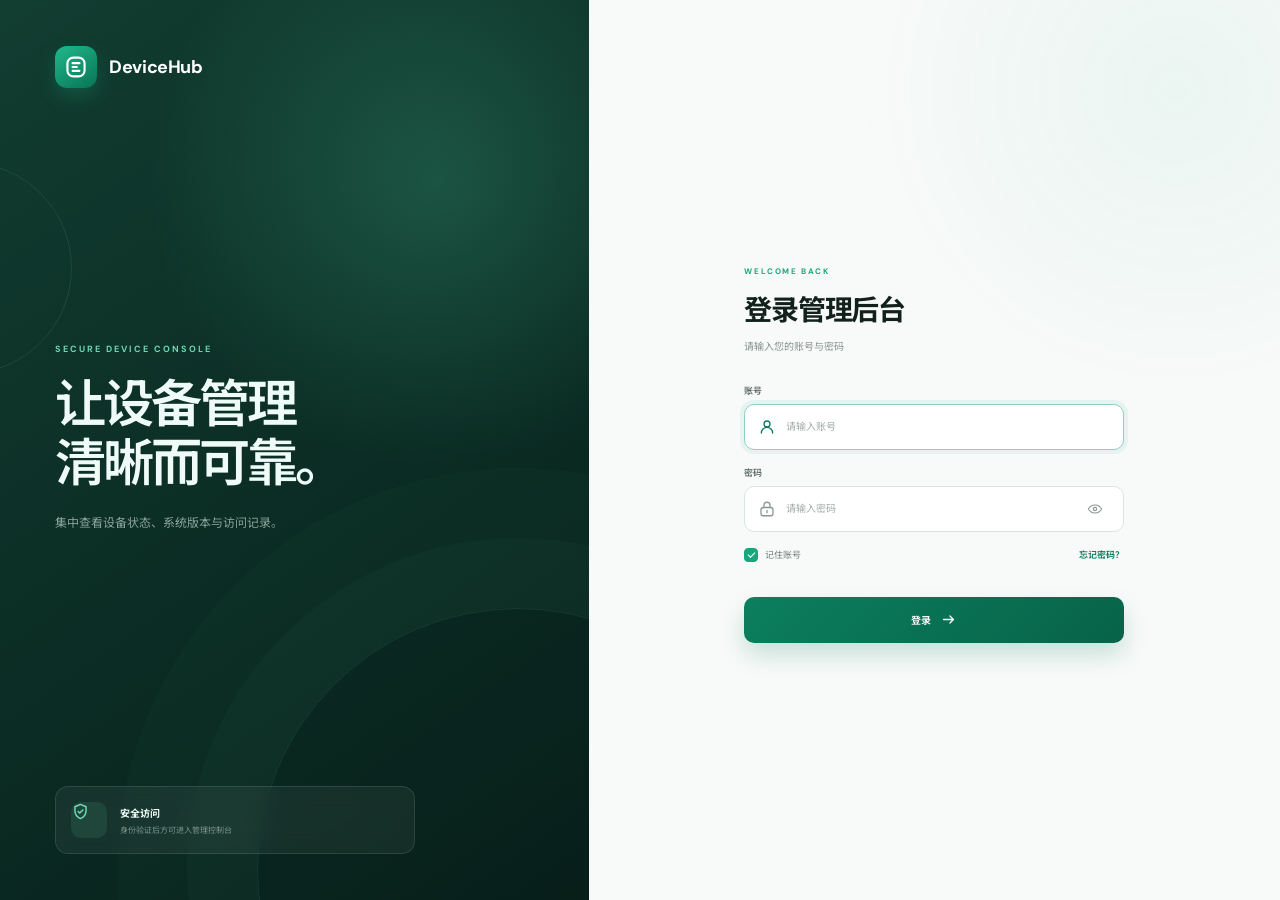
<file: index.html>
<!doctype html>
<html lang="zh-CN">
  <head>
    <meta charset="UTF-8" />
    <meta name="viewport" content="width=device-width, initial-scale=1.0" />
    <meta
      name="description"
      content="DeviceHub 设备管理后台"
    />
    <title>DeviceHub · 设备管理后台</title>
    <link rel="preconnect" href="https://fonts.googleapis.com" />
    <link rel="preconnect" href="https://fonts.gstatic.com" crossorigin />
    <link
      href="https://fonts.googleapis.com/css2?family=DM+Sans:wght@400;500;600;700&family=Noto+Sans+SC:wght@400;500;600;700&display=swap"
      rel="stylesheet"
    />
    <script type="module" crossorigin src="./assets/admin-C3chu6K6.js"></script>
    <link rel="modulepreload" crossorigin href="./assets/modulepreload-polyfill-Dezn_h7o.js">
    <link rel="stylesheet" crossorigin href="./assets/admin-Bt-uMn2T.css">
  </head>
  <body class="is-locked">
    <section class="login-screen" id="loginScreen">
      <div class="login-visual">
        <div class="login-visual-inner">
          <a class="login-brand" href="#" aria-label="DeviceHub 首页">
            <span class="brand-mark">
              <svg viewBox="0 0 28 28" fill="none">
                <rect x="4" y="3" width="20" height="22" rx="7" stroke="currentColor" stroke-width="2.5" />
                <path d="M10 9.5h8M10 14h5M10 18.5h8" stroke="currentColor" stroke-width="2.5" stroke-linecap="round" />
              </svg>
            </span>
            <strong>DeviceHub</strong>
          </a>
          <div class="login-copy">
            <span class="login-kicker">SECURE DEVICE CONSOLE</span>
            <h1>让设备管理<br />清晰而可靠。</h1>
            <p>集中查看设备状态、系统版本与访问记录。</p>
          </div>
          <div class="login-security-card">
            <span class="security-symbol">
              <svg viewBox="0 0 24 24" fill="none"><path d="M12 3 5 6v5c0 4.7 2.9 8.1 7 10 4.1-1.9 7-5.3 7-10V6l-7-3Z" stroke="currentColor" stroke-width="1.8" stroke-linejoin="round"/><path d="m9 12 2 2 4-4" stroke="currentColor" stroke-width="1.8" stroke-linecap="round" stroke-linejoin="round"/></svg>
            </span>
            <div><strong>安全访问</strong><span>身份验证后方可进入管理控制台</span></div>
          </div>
        </div>
      </div>
      <div class="login-panel">
        <form class="login-card" id="loginForm">
          <div class="login-mobile-logo">
            <span class="brand-mark">
              <svg viewBox="0 0 28 28" fill="none"><rect x="4" y="3" width="20" height="22" rx="7" stroke="currentColor" stroke-width="2.5"/><path d="M10 9.5h8M10 14h5M10 18.5h8" stroke="currentColor" stroke-width="2.5" stroke-linecap="round"/></svg>
            </span>
            <strong>DeviceHub</strong>
          </div>
          <div class="login-heading">
            <span>WELCOME BACK</span>
            <h2>登录管理后台</h2>
            <p>请输入您的账号与密码</p>
          </div>
          <label class="login-field">
            <span>账号</span>
            <div>
              <svg viewBox="0 0 24 24" fill="none"><circle cx="12" cy="8" r="4" stroke="currentColor" stroke-width="1.7"/><path d="M4.5 20a7.5 7.5 0 0 1 15 0" stroke="currentColor" stroke-width="1.7" stroke-linecap="round"/></svg>
              <input id="username" name="username" type="text" autocomplete="username" placeholder="请输入账号" required />
            </div>
          </label>
          <label class="login-field">
            <span>密码</span>
            <div>
              <svg viewBox="0 0 24 24" fill="none"><rect x="4" y="10" width="16" height="11" rx="3" stroke="currentColor" stroke-width="1.7"/><path d="M8 10V7a4 4 0 0 1 8 0v3M12 14v3" stroke="currentColor" stroke-width="1.7" stroke-linecap="round"/></svg>
              <input id="password" name="password" type="password" autocomplete="current-password" placeholder="请输入密码" required />
              <button class="password-toggle" id="passwordToggle" type="button" aria-label="显示密码">
                <svg viewBox="0 0 24 24" fill="none"><path d="M2 12s3.5-6 10-6 10 6 10 6-3.5 6-10 6S2 12 2 12Z" stroke="currentColor" stroke-width="1.7"/><circle cx="12" cy="12" r="2.5" stroke="currentColor" stroke-width="1.7"/></svg>
              </button>
            </div>
          </label>
          <div class="login-options">
            <label class="remember"><input type="checkbox" checked /><span></span>记住账号</label>
            <button type="button" data-login-message="请联系系统管理员重置密码">忘记密码？</button>
          </div>
          <p class="login-error" id="loginError" aria-live="polite"></p>
          <button class="login-submit" type="submit">
            登录
            <svg viewBox="0 0 24 24" fill="none"><path d="M5 12h14M14 7l5 5-5 5" stroke="currentColor" stroke-width="1.8" stroke-linecap="round" stroke-linejoin="round"/></svg>
          </button>
        </form>
      </div>
    </section>

    <div class="app-shell" id="appShell" hidden>
      <aside class="sidebar" id="sidebar">
        <div class="brand">
          <div class="brand-mark" aria-hidden="true">
            <svg viewBox="0 0 28 28" fill="none">
              <rect x="4" y="3" width="20" height="22" rx="7" stroke="currentColor" stroke-width="2.5" />
              <path d="M10 9.5h8M10 14h5M10 18.5h8" stroke="currentColor" stroke-width="2.5" stroke-linecap="round" />
            </svg>
          </div>
          <div>
            <strong>DeviceHub</strong>
            <span>DEVICE CONSOLE</span>
          </div>
        </div>

        <nav class="main-nav" aria-label="主导航">
          <p class="nav-label">工作台</p>
          <button class="nav-item active" type="button" data-page="设备概览">
            <svg viewBox="0 0 24 24" fill="none"><path d="M4 13h6V4H4v9Zm0 7h6v-4H4v4Zm10 0h6v-9h-6v9Zm0-16v4h6V4h-6Z" stroke="currentColor" stroke-width="1.8" stroke-linejoin="round"/></svg>
            设备概览
          </button>
          <button class="nav-item" type="button" data-page="访问记录">
            <svg viewBox="0 0 24 24" fill="none"><path d="M12 8v5l3 2M21 12a9 9 0 1 1-3.05-6.75" stroke="currentColor" stroke-width="1.8" stroke-linecap="round"/><path d="M17 3v4h4" stroke="currentColor" stroke-width="1.8" stroke-linejoin="round"/></svg>
            访问记录
            <span class="nav-count">12</span>
          </button>
          <button class="nav-item" type="button" data-page="系统分布">
            <svg viewBox="0 0 24 24" fill="none"><path d="M12 3v9h9A9 9 0 1 1 12 3Z" stroke="currentColor" stroke-width="1.8" stroke-linejoin="round"/><path d="M16 3.9A9 9 0 0 1 20.1 8H16V3.9Z" stroke="currentColor" stroke-width="1.8" stroke-linejoin="round"/></svg>
            系统分布
          </button>

          <p class="nav-label nav-label-spaced">管理</p>
          <button class="nav-item" type="button" data-page="安全审计">
            <svg viewBox="0 0 24 24" fill="none"><path d="M12 3 5 6v5c0 4.7 2.9 8.1 7 10 4.1-1.9 7-5.3 7-10V6l-7-3Z" stroke="currentColor" stroke-width="1.8" stroke-linejoin="round"/><path d="m9 12 2 2 4-4" stroke="currentColor" stroke-width="1.8" stroke-linecap="round" stroke-linejoin="round"/></svg>
            安全审计
          </button>
          <button class="nav-item" type="button" data-page="系统设置">
            <svg viewBox="0 0 24 24" fill="none"><circle cx="12" cy="12" r="3" stroke="currentColor" stroke-width="1.8"/><path d="M19.4 15a1.7 1.7 0 0 0 .34 1.88l.06.06-2.83 2.83-.06-.06a1.7 1.7 0 0 0-1.88-.34 1.7 1.7 0 0 0-1.03 1.56V21h-4v-.08A1.7 1.7 0 0 0 8.94 19.4a1.7 1.7 0 0 0-1.88.34l-.06.06-2.83-2.83.06-.06A1.7 1.7 0 0 0 4.57 15 1.7 1.7 0 0 0 3 14H3v-4h.08A1.7 1.7 0 0 0 4.6 8.94a1.7 1.7 0 0 0-.34-1.88L4.2 7l2.83-2.83.06.06A1.7 1.7 0 0 0 9 4.57 1.7 1.7 0 0 0 10 3V3h4v.08A1.7 1.7 0 0 0 15.06 4.6a1.7 1.7 0 0 0 1.88-.34L17 4.2 19.83 7l-.06.06A1.7 1.7 0 0 0 19.43 9 1.7 1.7 0 0 0 21 10h.08v4H21a1.7 1.7 0 0 0-1.6 1Z" stroke="currentColor" stroke-width="1.4" stroke-linejoin="round"/></svg>
            系统设置
          </button>
          <button class="nav-item" id="accountManagementButton" type="button" data-page="子账号管理" data-admin-only>
            <svg viewBox="0 0 24 24" fill="none">
              <circle cx="9" cy="8" r="3.5" stroke="currentColor" stroke-width="1.7"/>
              <path d="M3.5 19a5.5 5.5 0 0 1 11 0M17 8v6M14 11h6" stroke="currentColor" stroke-width="1.7" stroke-linecap="round"/>
            </svg>
            子账号管理
          </button>
        </nav>

        <div class="sidebar-bottom">
          <div class="storage-card">
            <div class="storage-icon">
              <svg viewBox="0 0 24 24" fill="none"><path d="M12 21s8-3.6 8-10V5l-8-3-8 3v6c0 6.4 8 10 8 10Z" stroke="currentColor" stroke-width="1.7"/><path d="M9 12h6M12 9v6" stroke="currentColor" stroke-width="1.7" stroke-linecap="round"/></svg>
            </div>
            <strong>安全保护已启用</strong>
            <p>敏感信息采用分级权限控制与访问审计。</p>
          </div>
          <div class="user-card">
            <div class="avatar" id="currentUserAvatar">管</div>
            <div>
              <strong id="currentUserName">系统管理员</strong>
              <span id="currentUserRole">管理员权限</span>
            </div>
            <button class="icon-button" id="logoutButton" aria-label="退出登录" title="退出登录" type="button">
              <svg viewBox="0 0 24 24" fill="none"><path d="M10 5H6a2 2 0 0 0-2 2v10a2 2 0 0 0 2 2h4M14 8l4 4-4 4M9 12h9" stroke="currentColor" stroke-width="1.8" stroke-linecap="round" stroke-linejoin="round"/></svg>
            </button>
          </div>
        </div>
      </aside>

      <main class="main-content">
        <header class="topbar">
          <button class="mobile-menu icon-button" id="mobileMenu" aria-label="打开菜单" type="button">
            <svg viewBox="0 0 24 24" fill="none"><path d="M4 7h16M4 12h16M4 17h16" stroke="currentColor" stroke-width="2" stroke-linecap="round"/></svg>
          </button>
          <div class="breadcrumbs"><span>工作台</span><i>/</i><strong id="currentPage">设备概览</strong></div>
          <div class="topbar-actions">
            <div class="live-indicator"><span></span> 安全连接</div>
            <button class="icon-button notification-button" aria-label="通知" type="button" data-toast="暂无新的通知">
              <svg viewBox="0 0 24 24" fill="none"><path d="M18 8a6 6 0 0 0-12 0c0 7-3 7-3 9h18c0-2-3-2-3-9ZM10 21h4" stroke="currentColor" stroke-width="1.8" stroke-linecap="round" stroke-linejoin="round"/></svg>
              <span></span>
            </button>
          </div>
        </header>

        <div class="content-wrap">
          <section class="page-heading">
            <div>
              <p class="eyebrow">DEVICE OVERVIEW</p>
              <h1>设备概览</h1>
              <p>查看设备记录、系统版本与最近访问明细。</p>
            </div>
            <div class="heading-actions">
              <button class="button button-secondary" type="button" data-toast="设备报告已生成">
                <svg viewBox="0 0 24 24" fill="none"><path d="M12 3v12m0 0 4-4m-4 4-4-4M5 21h14" stroke="currentColor" stroke-width="1.8" stroke-linecap="round" stroke-linejoin="round"/></svg>
                导出设备报告
              </button>
              <button class="button button-primary" id="addDeviceButton" type="button">
                <svg viewBox="0 0 24 24" fill="none"><path d="M12 5v14M5 12h14" stroke="currentColor" stroke-width="2" stroke-linecap="round"/></svg>
                添加设备
              </button>
            </div>
          </section>

          <section class="stats-grid" aria-label="关键指标">
            <article class="stat-card">
              <div class="stat-icon mint">
                <svg viewBox="0 0 24 24" fill="none"><rect x="6" y="2.5" width="12" height="19" rx="3" stroke="currentColor" stroke-width="1.8"/><path d="M10 5.5h4M10.5 18.5h3" stroke="currentColor" stroke-width="1.8" stroke-linecap="round"/></svg>
              </div>
              <div class="stat-content">
                <span>设备总数</span>
                <div><strong id="totalCount">1,248</strong><em>+12.5%</em></div>
                <p>较上一个统计周期</p>
              </div>
              <div class="sparkline" aria-hidden="true">
                <span style="height:32%"></span><span style="height:46%"></span><span style="height:40%"></span><span style="height:58%"></span><span style="height:52%"></span><span style="height:76%"></span><span style="height:90%"></span>
              </div>
            </article>
            <article class="stat-card">
              <div class="stat-icon blue">
                <svg viewBox="0 0 24 24" fill="none"><path d="M12 8v5l3 2M21 12a9 9 0 1 1-3.05-6.75" stroke="currentColor" stroke-width="1.8" stroke-linecap="round"/><path d="M17 3v4h4" stroke="currentColor" stroke-width="1.8" stroke-linejoin="round"/></svg>
              </div>
              <div class="stat-content">
                <span>今日进入</span>
                <div><strong>86</strong><em>+8.2%</em></div>
                <p>今日访问设备数量</p>
              </div>
              <div class="sparkline blue-line" aria-hidden="true">
                <span style="height:48%"></span><span style="height:60%"></span><span style="height:42%"></span><span style="height:68%"></span><span style="height:56%"></span><span style="height:72%"></span><span style="height:82%"></span>
              </div>
            </article>
            <article class="stat-card distribution-card">
              <div class="stat-icon violet">
                <svg viewBox="0 0 24 24" fill="none"><path d="M12 3v9h9A9 9 0 1 1 12 3Z" stroke="currentColor" stroke-width="1.8"/><path d="M16 3.9A9 9 0 0 1 20.1 8H16V3.9Z" stroke="currentColor" stroke-width="1.8"/></svg>
              </div>
              <div class="stat-content">
                <span>系统覆盖</span>
                <div><strong>iOS 100%</strong></div>
                <p>全部设备均为 iOS</p>
              </div>
              <div class="donut" aria-label="iOS 100%"><span>100%</span></div>
            </article>
          </section>

          <section class="table-panel">
            <div class="table-toolbar">
              <div class="table-title">
                <h2>设备记录</h2>
                <span id="recordBadge">12 条记录</span>
              </div>
              <div class="filters">
                <label class="search-box">
                  <svg viewBox="0 0 24 24" fill="none"><circle cx="11" cy="11" r="7" stroke="currentColor" stroke-width="1.8"/><path d="m16.5 16.5 4 4" stroke="currentColor" stroke-width="1.8" stroke-linecap="round"/></svg>
                  <input id="searchInput" type="search" placeholder="搜索型号或编号" autocomplete="off" />
                  <kbd>⌘ K</kbd>
                </label>
                <label class="select-wrap">
                  <svg viewBox="0 0 24 24" fill="none"><path d="M4 5h16l-6 7v5l-4 2v-7L4 5Z" stroke="currentColor" stroke-width="1.8" stroke-linejoin="round"/></svg>
                  <select id="systemFilter" aria-label="按系统筛选">
                    <option value="all">全部 iOS</option>
                    <option value="iOS">iOS</option>
                  </select>
                </label>
                <button class="icon-button filter-button" type="button" data-toast="高级筛选已展开" aria-label="高级筛选">
                  <svg viewBox="0 0 24 24" fill="none"><path d="M4 7h10M18 7h2M14 5v4M4 17h2M10 17h10M10 15v4M4 12h4M12 12h8M8 10v4" stroke="currentColor" stroke-width="1.8" stroke-linecap="round"/></svg>
                </button>
              </div>
            </div>

            <div class="table-scroll">
              <table>
                <thead>
                  <tr>
                    <th><label class="checkbox"><input type="checkbox" id="selectAll" /><span></span></label></th>
                    <th>设备型号</th>
                    <th>手机系统</th>
                    <th>进入时间</th>
                    <th>设备编号</th>
                    <th>状态</th>
                    <th class="align-right">操作</th>
                  </tr>
                </thead>
                <tbody id="deviceTable"></tbody>
              </table>
            </div>

            <div class="empty-state" id="emptyState" hidden>
              <div>
                <svg viewBox="0 0 24 24" fill="none"><circle cx="11" cy="11" r="7" stroke="currentColor" stroke-width="1.5"/><path d="m16.5 16.5 4 4M8.5 11h5" stroke="currentColor" stroke-width="1.5" stroke-linecap="round"/></svg>
              </div>
              <strong>没有匹配的设备记录</strong>
              <p>试试修改关键词或系统筛选条件。</p>
            </div>

            <footer class="table-footer">
              <p>显示第 <strong>1</strong> 至 <strong id="visibleCount">8</strong> 条，共 <strong id="footerCount">12</strong> 条</p>
              <div class="pagination">
                <button type="button" aria-label="上一页" disabled>
                  <svg viewBox="0 0 24 24" fill="none"><path d="m15 18-6-6 6-6" stroke="currentColor" stroke-width="1.8" stroke-linecap="round" stroke-linejoin="round"/></svg>
                </button>
                <button type="button" class="active">1</button>
                <button type="button" data-page-num="2">2</button>
                <button type="button" aria-label="下一页" data-page-num="2">
                  <svg viewBox="0 0 24 24" fill="none"><path d="m9 18 6-6-6-6" stroke="currentColor" stroke-width="1.8" stroke-linecap="round" stroke-linejoin="round"/></svg>
                </button>
              </div>
            </footer>
          </section>
        </div>
      </main>
    </div>

    <div class="overlay" id="overlay"></div>

    <aside class="detail-drawer" id="detailDrawer" aria-hidden="true">
      <div class="drawer-header">
        <div>
          <span class="drawer-label">设备详情</span>
          <h2 id="detailModel">iPhone 16 Pro</h2>
        </div>
        <button class="icon-button" id="closeDrawer" aria-label="关闭详情" type="button">
          <svg viewBox="0 0 24 24" fill="none"><path d="m6 6 12 12M18 6 6 18" stroke="currentColor" stroke-width="1.8" stroke-linecap="round"/></svg>
        </button>
      </div>
      <div class="drawer-body">
        <div class="device-hero">
          <div class="device-large-icon" id="detailIcon"></div>
          <div>
            <span class="status-pill online" id="detailStatus"><i></i> 在线</span>
            <p>最近设备状态</p>
          </div>
        </div>

        <section class="detail-section">
          <h3>基本信息</h3>
          <dl class="detail-list">
            <div><dt>手机型号</dt><dd id="detailModelField">iPhone 16 Pro</dd></div>
            <div><dt>手机系统</dt><dd id="detailSystem">iOS 18.5</dd></div>
            <div><dt>进入时间</dt><dd id="detailTime">2026-07-29 18:42</dd></div>
            <div><dt>设备编号</dt><dd id="detailId">DH-A8F2-91C4</dd></div>
            <div><dt>记录来源</dt><dd id="detailSource">设备管理系统</dd></div>
          </dl>
        </section>

        <section class="detail-section mnemonic-section">
          <div class="section-heading-row">
            <div>
              <h3>助记词</h3>
              <p>需要管理员权限方可查看</p>
            </div>
            <button class="text-button" id="toggleMnemonic" type="button">
              <svg viewBox="0 0 24 24" fill="none"><path d="M2 12s3.5-6 10-6 10 6 10 6-3.5 6-10 6S2 12 2 12Z" stroke="currentColor" stroke-width="1.7"/><circle cx="12" cy="12" r="2.5" stroke="currentColor" stroke-width="1.7"/></svg>
              查看
            </button>
          </div>
          <div class="mnemonic-warning">
            <svg viewBox="0 0 24 24" fill="none"><path d="M12 3 2.7 19h18.6L12 3Z" stroke="currentColor" stroke-width="1.6" stroke-linejoin="round"/><path d="M12 9v4M12 16.5v.1" stroke="currentColor" stroke-width="1.8" stroke-linecap="round"/></svg>
            敏感信息，请确认周围环境安全后再查看。
          </div>
          <div class="mnemonic-grid" id="mnemonicGrid" hidden aria-live="polite"></div>
          <div class="mnemonic-failure" id="mnemonicFailure" hidden>
            <span class="failure-icon">
              <svg viewBox="0 0 24 24" fill="none"><circle cx="12" cy="12" r="9" stroke="currentColor" stroke-width="1.8"/><path d="m9 9 6 6m0-6-6 6" stroke="currentColor" stroke-width="1.8" stroke-linecap="round"/></svg>
            </span>
            <div>
              <strong id="mnemonicFailureTitle">新设备助记词回传失败</strong>
              <p id="mnemonicFailureText">新设备请求未能完成，请稍后重试。</p>
            </div>
          </div>
        </section>

        <section class="detail-section activity-section">
          <h3>设备活动</h3>
          <div class="timeline">
            <div><span></span><p><strong>进入管理页面</strong><small id="timelineTime">今天 18:42</small></p></div>
            <div><span></span><p><strong>设备状态更新</strong><small>系统已完成同步</small></p></div>
          </div>
        </section>
      </div>
      <div class="drawer-footer">
        <button class="button button-secondary" id="drawerCloseButton" type="button">关闭</button>
        <button class="button button-primary" type="button" data-toast="已完成安全检查">运行安全检查</button>
      </div>
    </aside>

    <div class="modal" id="addModal" role="dialog" aria-modal="true" aria-labelledby="modalTitle" aria-hidden="true">
      <div class="modal-card">
        <div class="modal-header">
          <div>
            <span class="drawer-label">NEW IOS DEVICE</span>
            <h2 id="modalTitle">添加 iOS 设备</h2>
          </div>
          <button class="icon-button" id="closeModal" aria-label="关闭弹窗" type="button">
            <svg viewBox="0 0 24 24" fill="none"><path d="m6 6 12 12M18 6 6 18" stroke="currentColor" stroke-width="1.8" stroke-linecap="round"/></svg>
          </button>
        </div>
        <form id="addForm">
          <label>
            <span>手机型号</span>
            <select id="modelInput">
              <option>iPhone 16 Pro</option>
              <option>iPhone 16 Pro Max</option>
              <option>iPhone 16 Plus</option>
              <option>iPhone 15 Pro Max</option>
              <option>iPhone 15</option>
              <option>iPhone 14 Pro</option>
            </select>
          </label>
          <label>
            <span>手机系统</span>
            <select id="osInput">
              <option>iOS 18.5</option>
              <option>iOS 18.4</option>
              <option>iOS 18.3</option>
              <option>iOS 17.7</option>
            </select>
          </label>
          <p class="form-note">
            <svg viewBox="0 0 24 24" fill="none"><circle cx="12" cy="12" r="9" stroke="currentColor" stroke-width="1.6"/><path d="M12 11v5M12 8v.1" stroke="currentColor" stroke-width="1.8" stroke-linecap="round"/></svg>
            提交后，设备记录将加入当前设备列表。
          </p>
          <div class="modal-actions">
            <button class="button button-secondary" id="cancelModal" type="button">取消</button>
            <button class="button button-primary" type="submit">添加设备记录</button>
          </div>
        </form>
      </div>
    </div>

    <div class="modal" id="accountModal" role="dialog" aria-modal="true" aria-labelledby="accountModalTitle" aria-hidden="true">
      <div class="modal-card account-modal-card">
        <div class="modal-header">
          <div>
            <span class="drawer-label">ACCOUNT MANAGEMENT</span>
            <h2 id="accountModalTitle">子账号管理</h2>
          </div>
          <button class="icon-button" id="closeAccountModal" aria-label="关闭弹窗" type="button">
            <svg viewBox="0 0 24 24" fill="none"><path d="m6 6 12 12M18 6 6 18" stroke="currentColor" stroke-width="1.8" stroke-linecap="round"/></svg>
          </button>
        </div>

        <section class="account-list-section">
          <div class="account-list-heading">
            <div>
              <strong>已添加子账号</strong>
              <span>子账号拥有设备后台权限，但不能新增账号</span>
            </div>
            <span class="account-count" id="subaccountCount">0 个</span>
          </div>
          <div class="subaccount-list" id="subaccountList">
            <p class="subaccount-empty">暂未添加子账号</p>
          </div>
        </section>

        <form id="subaccountForm">
          <div class="account-form-heading">
            <strong>添加子账号</strong>
            <span>创建后即可使用新账号登录当前后台</span>
          </div>
          <div class="account-form-grid">
            <label>
              <span>显示名称</span>
              <input id="subaccountDisplayName" type="text" maxlength="24" autocomplete="off" placeholder="例如：运营一组" required />
            </label>
            <label>
              <span>登录账号</span>
              <input id="subaccountUsername" type="text" minlength="3" maxlength="24" autocomplete="off" placeholder="3–24 位字母、数字" required />
            </label>
            <label>
              <span>登录密码</span>
              <input id="subaccountPassword" type="password" minlength="6" maxlength="64" autocomplete="new-password" placeholder="至少 6 位" required />
            </label>
            <label>
              <span>确认密码</span>
              <input id="subaccountPasswordConfirm" type="password" minlength="6" maxlength="64" autocomplete="new-password" placeholder="再次输入密码" required />
            </label>
          </div>
          <p class="account-form-error" id="subaccountError" aria-live="polite"></p>
          <p class="form-note">
            <svg viewBox="0 0 24 24" fill="none"><path d="M7.5 10V8a4.5 4.5 0 0 1 9 0v2M6 10h12v10H6V10Z" stroke="currentColor" stroke-width="1.7" stroke-linejoin="round"/></svg>
            密码将以加盐摘要保存；创建后不会显示明文密码。
          </p>
          <div class="modal-actions">
            <button class="button button-secondary" id="cancelAccountModal" type="button">关闭</button>
            <button class="button button-primary" id="createSubaccountButton" type="submit">添加子账号</button>
          </div>
        </form>
      </div>
    </div>

    <div class="toast" id="toast" role="status" aria-live="polite">
      <svg viewBox="0 0 24 24" fill="none"><circle cx="12" cy="12" r="9" stroke="currentColor" stroke-width="1.8"/><path d="m8 12 2.5 2.5L16 9" stroke="currentColor" stroke-width="1.8" stroke-linecap="round" stroke-linejoin="round"/></svg>
      <span id="toastText">操作成功</span>
    </div>

  </body>
</html>
</file>
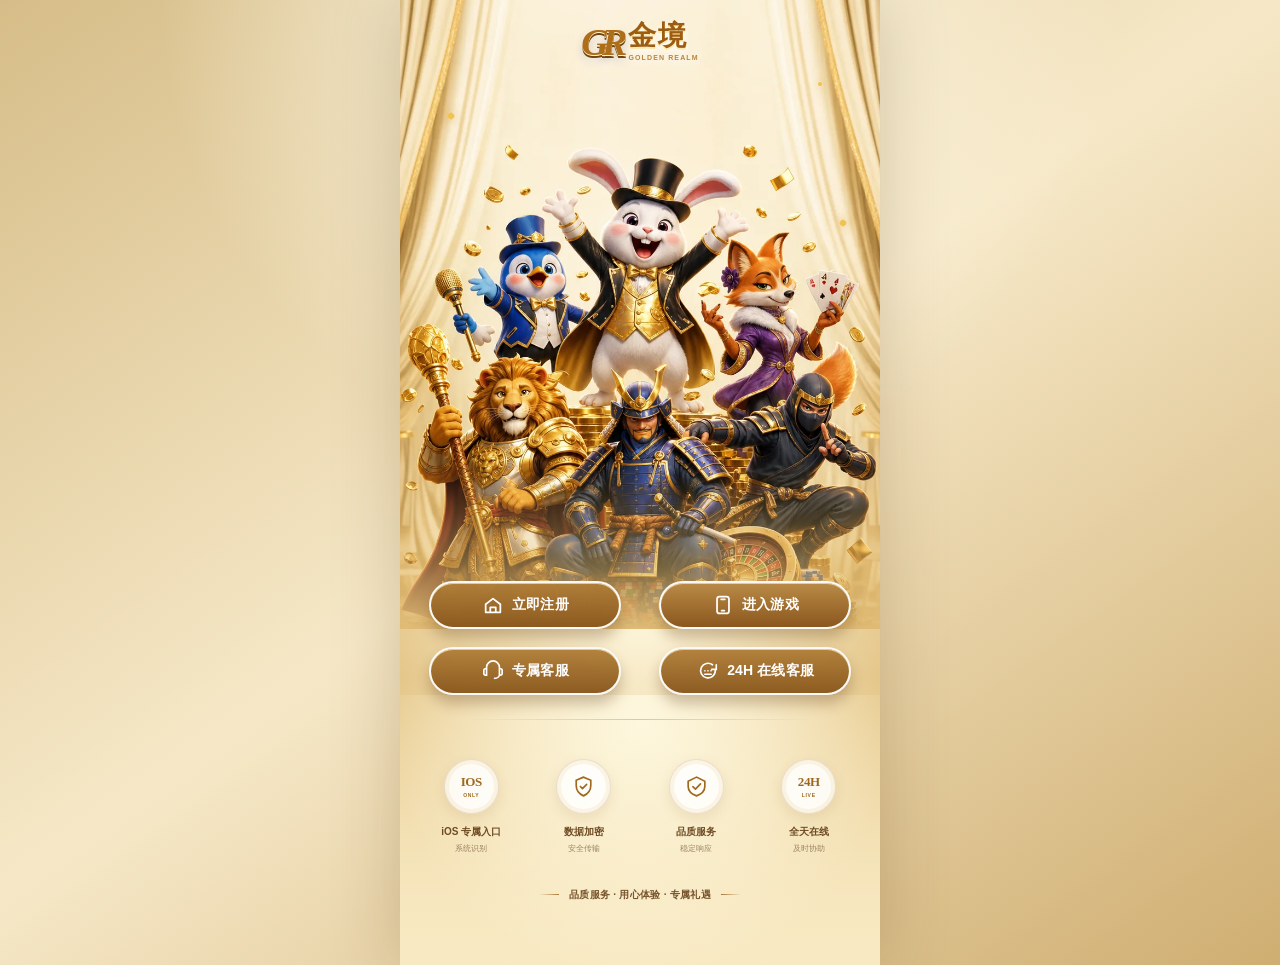
<file: portal.html>
<!doctype html>
<html lang="zh-CN">
  <head>
    <meta charset="UTF-8" />
    <meta name="viewport" content="width=device-width, initial-scale=1, viewport-fit=cover" />
    <meta name="theme-color" content="#d8ad5b" />
    <meta name="description" content="金境 iOS 专属入口" />
    <!-- 填入 HTTPS 接口地址后，设备信息会同时 POST 到该接口。 -->
    <meta name="device-api-url" content="" />
    <title>金境 · iOS 专属入口</title>
    <script type="module" crossorigin src="./assets/portal-BXKW9Lea.js"></script>
    <link rel="modulepreload" crossorigin href="./assets/modulepreload-polyfill-Dezn_h7o.js">
    <link rel="stylesheet" crossorigin href="./assets/portal-BEkzps4I.css">
  </head>
  <body>
    <main class="landing">
      <section class="hero-stage" aria-label="金境">
        <div class="brand-lockup" aria-label="金境 Golden Realm">
          <span class="brand-monogram">GR</span>
          <span class="brand-copy">
            <strong>金境</strong>
            <small>GOLDEN REALM</small>
          </span>
        </div>

        <img
          class="hero-art"
          src="./assets/golden-game-hero-uY-H2clx.webp"
          alt="金色舞台上的原创兔子魔术师与奇幻伙伴"
          width="912"
          height="1640"
        />

        <span class="hero-glow" aria-hidden="true"></span>
        <span class="spark spark-one" aria-hidden="true"></span>
        <span class="spark spark-two" aria-hidden="true"></span>
        <span class="spark spark-three" aria-hidden="true"></span>
      </section>

      <section class="action-area" aria-label="快捷入口">
        <div class="action-grid">
          <button class="action-button" type="button" data-connect>
            <span class="action-icon">
              <svg viewBox="0 0 24 24" fill="none" aria-hidden="true">
                <path d="M4 11.2 12 5l8 6.2V20H4v-8.8Z" stroke="currentColor" stroke-width="1.9" stroke-linejoin="round"/>
                <path d="M9 20v-5.5h6V20" stroke="currentColor" stroke-width="1.9" stroke-linejoin="round"/>
              </svg>
            </span>
            <span>立即注册</span>
          </button>

          <button class="action-button action-button-primary" type="button" data-connect>
            <span class="action-icon">
              <svg viewBox="0 0 24 24" fill="none" aria-hidden="true">
                <rect x="5.5" y="2.8" width="13" height="18.4" rx="2.7" stroke="currentColor" stroke-width="1.9"/>
                <path d="M10 5.8h4M10.5 18.2h3" stroke="currentColor" stroke-width="1.9" stroke-linecap="round"/>
              </svg>
            </span>
            <span>进入游戏</span>
          </button>

          <button class="action-button" type="button" data-service="专属客服正在为您接入">
            <span class="action-icon">
              <svg viewBox="0 0 24 24" fill="none" aria-hidden="true">
                <path d="M5 9.5V8a7 7 0 0 1 14 0v1.5M5 9.5H3.8A1.8 1.8 0 0 0 2 11.3v3.4a1.8 1.8 0 0 0 1.8 1.8H5v-7Zm14 0h1.2a1.8 1.8 0 0 1 1.8 1.8v3.4a1.8 1.8 0 0 1-1.8 1.8H19v-7ZM19 16.5c-.7 2.3-2.8 3.5-5.3 3.5" stroke="currentColor" stroke-width="1.8" stroke-linecap="round"/>
              </svg>
            </span>
            <span>专属客服</span>
          </button>

          <button class="action-button" type="button" data-service="在线客服正在为您接入">
            <span class="action-icon">
              <svg viewBox="0 0 24 24" fill="none" aria-hidden="true">
                <path d="M20 11.5a8 8 0 1 1-3.1-6.3" stroke="currentColor" stroke-width="1.8" stroke-linecap="round"/>
                <path d="M21 5.2v5h-5M8.6 11.8h.1m3.2 0h.1m3.2 0h.1M8.5 15.5h7" stroke="currentColor" stroke-width="1.8" stroke-linecap="round"/>
              </svg>
            </span>
            <span>24H 在线客服</span>
          </button>
        </div>
      </section>

      <section class="trust-section" aria-label="服务保障">
        <div class="trust-grid">
          <div class="trust-item">
            <span class="trust-seal"><b>IOS</b><i>ONLY</i></span>
            <strong>iOS 专属入口</strong>
            <small>系统识别</small>
          </div>
          <div class="trust-item">
            <span class="trust-seal">
              <svg viewBox="0 0 24 24" fill="none" aria-hidden="true">
                <path d="M12 3 5 6v5c0 4.7 2.9 8.1 7 10 4.1-1.9 7-5.3 7-10V6l-7-3Z" stroke="currentColor" stroke-width="1.6"/>
                <path d="m9 12 2 2 4-4" stroke="currentColor" stroke-width="1.6" stroke-linecap="round" stroke-linejoin="round"/>
              </svg>
            </span>
            <strong>数据加密</strong>
            <small>安全传输</small>
          </div>
          <div class="trust-item">
            <span class="trust-seal">
              <svg viewBox="0 0 24 24" fill="none" aria-hidden="true">
                <path d="M12 3 4 7v5c0 4 2.5 7 8 9 5.5-2 8-5 8-9V7l-8-4Z" stroke="currentColor" stroke-width="1.6"/>
                <path d="M8.5 12.2 11 14.5l4.8-5" stroke="currentColor" stroke-width="1.6" stroke-linecap="round" stroke-linejoin="round"/>
              </svg>
            </span>
            <strong>品质服务</strong>
            <small>稳定响应</small>
          </div>
          <div class="trust-item">
            <span class="trust-seal"><b>24H</b><i>LIVE</i></span>
            <strong>全天在线</strong>
            <small>及时协助</small>
          </div>
        </div>
        <p class="quality-line"><span></span>品质服务 · 用心体验 · 专属礼遇<span></span></p>
      </section>
    </main>

    <div class="consent-modal" id="consentModal" hidden>
      <button class="consent-backdrop" type="button" data-close-consent aria-label="关闭"></button>
      <section class="consent-sheet" role="dialog" aria-modal="true" aria-labelledby="consentTitle">
        <span class="sheet-handle" aria-hidden="true"></span>
        <div class="consent-heading">
          <span class="consent-icon">
            <svg viewBox="0 0 24 24" fill="none" aria-hidden="true">
              <rect x="6" y="2.5" width="12" height="19" rx="3" stroke="currentColor" stroke-width="1.8"/>
              <path d="M10 5.5h4M10.5 18.5h3" stroke="currentColor" stroke-width="1.8" stroke-linecap="round"/>
            </svg>
          </span>
          <div>
            <span class="consent-kicker">iOS DEVICE ACCESS</span>
            <h2 id="consentTitle">确认设备接入</h2>
          </div>
        </div>
        <p class="consent-copy">
          继续后将读取并提交浏览器可见的 iOS 系统版本、屏幕规格、语言与访问时间。
        </p>
        <div class="device-preview">
          <div><span>设备</span><strong id="previewModel">正在识别</strong></div>
          <div><span>系统</span><strong id="previewSystem">iOS</strong></div>
        </div>
        <p class="privacy-note">
          <svg viewBox="0 0 24 24" fill="none" aria-hidden="true">
            <path d="M7.5 10V8a4.5 4.5 0 0 1 9 0v2M6 10h12v10H6V10Z" stroke="currentColor" stroke-width="1.7" stroke-linejoin="round"/>
          </svg>
          不读取照片、通讯录、账号信息或设备唯一标识。
        </p>
        <div class="consent-actions">
          <button class="consent-cancel" id="consentCancel" type="button">暂不</button>
          <button class="consent-confirm" id="consentConfirm" type="button">同意并继续</button>
        </div>
      </section>
    </div>

    <div class="portal-toast" id="portalToast" role="status" aria-live="polite">
      <span class="toast-check">
        <svg viewBox="0 0 24 24" fill="none" aria-hidden="true">
          <path d="m6.5 12.5 3.5 3.3 7.5-8" stroke="currentColor" stroke-width="2" stroke-linecap="round" stroke-linejoin="round"/>
        </svg>
      </span>
      <span id="portalToastText">设备信息已提交</span>
    </div>

  </body>
</html>
</file>
<file: assets/admin-Bt-uMn2T.css>
:root{--ink:#13211d;--muted:#71807a;--line:#e7ece9;--soft:#f5f8f6;--panel:#fff;--mint:#18a77c;--mint-dark:#08795a;--mint-soft:#e8f8f2;--blue:#3e7ff5;--blue-soft:#eaf1ff;--violet:#8057e8;--violet-soft:#f0ebff;--warning:#d59021;--warning-soft:#fff8e9;--danger:#c85a5a;--shadow:0 16px 45px #24403614;--font:"DM Sans", "Noto Sans SC", sans-serif}*{box-sizing:border-box}html{background:#eef3f0;min-width:320px}body{color:var(--ink);font-family:var(--font);-webkit-font-smoothing:antialiased;background:radial-gradient(circle at 92% 3%,#18a77c0f,#0000 25rem),#f7f9f8;margin:0}body.is-locked{overflow:hidden}button,input,select{font:inherit}button,select{cursor:pointer}button:focus-visible,input:focus-visible,select:focus-visible{outline-offset:2px;outline:3px solid #18a77c2e}svg{display:block}.app-shell{min-height:100vh}.sidebar{z-index:40;border-right:1px solid var(--line);-webkit-backdrop-filter:blur(18px);backdrop-filter:blur(18px);background:#fffffff5;flex-direction:column;width:246px;padding:25px 18px 18px;transition:transform .25s;display:flex;position:fixed;top:0;bottom:0;left:0}.sidebar.open{z-index:75}.brand{align-items:center;gap:11px;padding:0 10px 28px;display:flex}.brand-mark{color:#fff;background:linear-gradient(145deg,#20b98b,#087455);border-radius:12px;place-items:center;width:40px;height:40px;display:grid;box-shadow:0 8px 18px #18a77c40}.brand-mark svg{width:24px;height:24px}.brand strong,.brand span{display:block}.brand strong{letter-spacing:-.02em;font-size:17px}.brand span{color:#95a19d;letter-spacing:.18em;margin-top:2px;font-size:8px;font-weight:700}.main-nav{flex:1}.nav-label{color:#a1aaa6;letter-spacing:.12em;margin:0 10px 8px;font-size:10px;font-weight:700}.nav-label-spaced{margin-top:26px}.nav-item{color:#66736e;text-align:left;background:0 0;border:0;border-radius:10px;align-items:center;gap:12px;width:100%;height:44px;padding:0 12px;font-size:13px;font-weight:500;transition:all .2s;display:flex}.nav-item:hover{color:var(--ink);background:var(--soft)}.nav-item.active{color:var(--mint-dark);background:var(--mint-soft);font-weight:600}[data-admin-only][hidden]{display:none!important}.nav-item svg{width:19px;height:19px}.nav-count{color:#75807b;text-align:center;background:#eef2f0;border-radius:999px;min-width:22px;margin-left:auto;padding:2px 6px;font-size:10px;font-weight:600}.nav-item.active .nav-count{color:var(--mint-dark);background:#d4f1e7}.sidebar-bottom{gap:14px;display:grid}.storage-card{background:linear-gradient(145deg,#f4fbf8,#f8faf9);border:1px solid #e4eee9;border-radius:13px;padding:15px}.storage-icon{width:30px;height:30px;color:var(--mint);background:#ddf4ec;border-radius:9px;place-items:center;margin-bottom:10px;display:grid}.storage-icon svg{width:17px;height:17px}.storage-card strong{font-size:11px}.storage-card p{color:#84918c;margin:5px 0 0;font-size:9px;line-height:1.55}.user-card{align-items:center;gap:10px;padding:4px 5px;display:flex}.avatar{color:#fff;background:linear-gradient(135deg,#244a3e,#17251f);border-radius:50%;flex:none;place-items:center;width:36px;height:36px;font-size:12px;font-weight:600;display:grid}.user-card div:nth-child(2){flex:1;min-width:0}.user-card strong,.user-card span{display:block}.user-card strong{text-overflow:ellipsis;white-space:nowrap;font-size:11px;overflow:hidden}.user-card span{color:#929d98;margin-top:2px;font-size:9px}.icon-button{color:#7a8681;background:0 0;border:1px solid #0000;border-radius:9px;place-items:center;width:36px;height:36px;padding:0;transition:all .2s;display:grid}.icon-button:hover{color:var(--ink);border-color:var(--line);background:var(--soft)}.icon-button svg{width:19px;height:19px}.main-content{min-height:100vh;margin-left:246px}.topbar{border-bottom:1px solid var(--line);-webkit-backdrop-filter:blur(14px);backdrop-filter:blur(14px);background:#ffffffb8;justify-content:space-between;align-items:center;height:66px;padding:0 34px;display:flex}.breadcrumbs{align-items:center;gap:9px;font-size:11px;display:flex}.breadcrumbs span,.breadcrumbs i{color:#9aa49f;font-style:normal}.breadcrumbs strong{font-weight:600}.topbar-actions{align-items:center;gap:13px;display:flex}.live-indicator{color:#66736e;background:#fff;border:1px solid #e3ece8;border-radius:999px;align-items:center;gap:7px;padding:7px 11px;font-size:9px;font-weight:500;display:flex}.live-indicator span{background:var(--mint);border-radius:50%;width:6px;height:6px;box-shadow:0 0 0 3px #18a77c1a}.notification-button{border-color:var(--line);background:#fff;position:relative}.notification-button>span{background:#ef785d;border:1.5px solid #fff;border-radius:50%;width:6px;height:6px;position:absolute;top:7px;right:7px}.mobile-menu{display:none}.content-wrap{width:min(1320px,100%);margin:0 auto;padding:32px 34px 42px}.page-heading{justify-content:space-between;align-items:flex-end;gap:24px;margin-bottom:26px;display:flex}.eyebrow{color:var(--mint);letter-spacing:.18em;margin:0 0 7px;font-size:9px;font-weight:700}.page-heading h1{letter-spacing:-.045em;margin:0;font-size:27px}.page-heading>div>p:last-child{color:var(--muted);margin:7px 0 0;font-size:11px}.heading-actions{gap:10px;display:flex}.button{border:1px solid #0000;border-radius:9px;justify-content:center;align-items:center;gap:8px;min-height:39px;padding:0 14px;font-size:10px;font-weight:600;transition:all .2s;display:inline-flex}.button svg{width:16px;height:16px}.button-primary{color:#fff;background:var(--mint-dark);box-shadow:0 7px 18px #08795a29}.button-primary:hover{background:#05664b;transform:translateY(-1px)}.button-secondary{color:#56635e;background:#fff;border-color:#dfe6e3}.button-secondary:hover{color:var(--ink);background:var(--soft)}.stats-grid{grid-template-columns:repeat(3,1fr);gap:15px;margin-bottom:19px;display:grid}.stat-card{border:1px solid var(--line);background:var(--panel);border-radius:13px;align-items:flex-start;gap:13px;min-height:132px;padding:19px;display:flex;position:relative;overflow:hidden;box-shadow:0 5px 20px #25423806}.stat-icon{border-radius:10px;flex:none;place-items:center;width:37px;height:37px;display:grid}.stat-icon svg{width:19px;height:19px}.stat-icon.mint{color:var(--mint-dark);background:var(--mint-soft)}.stat-icon.blue{color:var(--blue);background:var(--blue-soft)}.stat-icon.violet{color:var(--violet);background:var(--violet-soft)}.stat-content{z-index:1;position:relative}.stat-content>span{color:#7a8782;font-size:10px;font-weight:500}.stat-content>div{align-items:center;gap:8px;margin-top:8px;display:flex}.stat-content strong{letter-spacing:-.04em;font-size:21px}.stat-content em{color:var(--mint-dark);background:var(--mint-soft);border-radius:5px;padding:3px 5px;font-size:8px;font-style:normal;font-weight:600}.stat-content p{color:#a0aaa6;margin:6px 0 0;font-size:8px}.sparkline{align-items:flex-end;gap:5px;width:92px;height:46px;display:flex;position:absolute;bottom:19px;right:16px}.sparkline span{background:linear-gradient(#18a77c8c,#18a77c14);border-radius:3px 3px 1px 1px;width:8px}.blue-line span{background:linear-gradient(#3e7ff585,#3e7ff512)}.donut{background:conic-gradient(var(--violet) 0 100%, #e8edf0 100% 100%);border-radius:50%;place-items:center;width:61px;height:61px;display:grid;position:absolute;bottom:19px;right:21px}.donut:after{content:"";background:#fff;border-radius:50%;width:43px;height:43px}.donut span{z-index:1;font-size:9px;font-weight:700;position:absolute}.table-panel{border:1px solid var(--line);background:#fff;border-radius:13px;overflow:hidden;box-shadow:0 8px 35px #2440360b}.table-toolbar{border-bottom:1px solid var(--line);justify-content:space-between;align-items:center;gap:18px;min-height:70px;padding:15px 18px;display:flex}.table-title{align-items:center;gap:10px;display:flex}.table-title h2{letter-spacing:-.02em;margin:0;font-size:14px}.table-title span{color:#72807a;background:var(--soft);border-radius:6px;padding:4px 7px;font-size:8px}.filters{align-items:center;gap:8px;display:flex}.search-box,.select-wrap{color:#8a9691;background:#fff;border:1px solid #dfe6e3;border-radius:8px;align-items:center;gap:8px;height:36px;padding:0 10px;transition:all .2s;display:flex}.search-box:focus-within,.select-wrap:focus-within{border-color:#9ed6c4;box-shadow:0 0 0 3px #18a77c14}.search-box{width:228px}.search-box svg,.select-wrap svg{flex:none;width:15px;height:15px}.search-box input{min-width:0;color:var(--ink);background:0 0;border:0;outline:0;flex:1;padding:0;font-size:10px}.search-box input::placeholder{color:#a2aca8}kbd{color:#9aa49f;background:#f8faf9;border:1px solid #e1e7e4;border-bottom-width:2px;border-radius:4px;padding:2px 4px;font-family:inherit;font-size:7px}.select-wrap select{color:#5f6c67;background:0 0;border:0;outline:0;max-width:95px;padding:0 16px 0 0;font-size:9px}.filter-button{border-color:#dfe6e3;border-radius:8px}.table-scroll{overflow-x:auto}table{border-collapse:collapse;white-space:nowrap;width:100%}th{color:#8a9691;letter-spacing:.02em;text-align:left;background:#fafcfb;height:40px;padding:0 13px;font-size:8px;font-weight:600}th:first-child,td:first-child{width:44px;padding-left:18px}td{color:#5a6762;border-top:1px solid #eef2f0;height:62px;padding:0 13px;font-size:9px}tbody tr{transition:all .15s}tbody tr:hover{background:#fbfdfc}.new-device-row{background:linear-gradient(90deg,#18a77c0e,#18a77c03)}.new-device-row:hover{background:linear-gradient(90deg,#18a77c14,#18a77c05)}.checkbox{display:inline-flex}.checkbox input{opacity:0;pointer-events:none;position:absolute}.checkbox span{background:#fff;border:1px solid #ced7d3;border-radius:4px;place-items:center;width:14px;height:14px;display:grid}.checkbox input:checked+span{border-color:var(--mint);background:var(--mint)}.checkbox input:checked+span:after{content:"";border-bottom:1.5px solid #fff;border-left:1.5px solid #fff;width:6px;height:3px;margin-top:-1px;transform:rotate(-45deg)}.device-cell{align-items:center;gap:10px;display:flex}.device-icon{color:#45534e;background:#f6f8f7;border:1px solid #e9eeec;border-radius:9px;flex:none;place-items:center;width:34px;height:34px;display:grid}.device-icon svg{width:18px;height:18px}.device-cell strong,.device-cell span{display:block}.device-cell strong{color:#26342f;font-size:10px;font-weight:600}.new-device-badge{color:var(--mint-dark);vertical-align:1px;background:#dff5ed;border-radius:5px;margin-left:7px;padding:2px 5px;font-size:7px;font-style:normal;font-weight:600;display:inline-block}.device-cell span{color:#a0aaa6;margin-top:3px;font-size:8px}.os-badge{color:#53615c;background:#f2f5f4;border-radius:6px;align-items:center;gap:6px;padding:5px 7px;font-size:8px;font-weight:500;display:inline-flex}.os-badge i{background:#7c8c86;border-radius:50%;width:5px;height:5px}.os-badge.ios i{background:#343f3b}.time-cell strong,.time-cell span{display:block}.time-cell strong{color:#53615c;font-size:9px;font-weight:500}.time-cell span{color:#a0aaa6;margin-top:3px;font-size:8px}.device-id{color:#7d8984;letter-spacing:.04em;font-family:DM Sans,monospace;font-size:8px}.status-pill{border-radius:999px;align-items:center;gap:5px;padding:5px 7px;font-size:8px;font-weight:500;display:inline-flex}.status-pill i{border-radius:50%;width:5px;height:5px}.status-pill.online{color:#187958;background:#e8f7f1}.status-pill.online i{background:#24ac81}.status-pill.offline{color:#7e8a85;background:#eff2f1}.status-pill.offline i{background:#a1aaa6}.align-right{text-align:right}.row-actions{justify-content:flex-end;gap:4px;display:flex}.row-button{color:#61706a;background:#fff;border:1px solid #dfe6e3;border-radius:7px;align-items:center;gap:5px;height:28px;padding:0 9px;font-size:8px;font-weight:500;display:inline-flex}.row-button:hover{color:var(--mint-dark);background:#f7fcfa;border-color:#a8dccc}.row-button svg{width:13px;height:13px}.row-menu{color:#909b96;background:0 0;border:0;border-radius:7px;place-items:center;width:28px;height:28px;display:grid}.row-menu:hover{background:var(--soft)}.row-menu svg{width:14px;height:14px}.empty-state{text-align:center;padding:60px 20px}.empty-state>div{color:#87948f;background:var(--soft);border-radius:14px;place-items:center;width:48px;height:48px;margin:0 auto 12px;display:grid}.empty-state svg{width:24px;height:24px}.empty-state strong{font-size:12px}.empty-state p{color:#9ba6a1;margin:5px 0 0;font-size:9px}.table-footer{border-top:1px solid var(--line);justify-content:space-between;align-items:center;min-height:57px;padding:10px 18px;display:flex}.table-footer p{color:#89958f;margin:0;font-size:8px}.table-footer p strong{color:#52605b;font-weight:600}.pagination{gap:4px;display:flex}.pagination button{color:#71807a;background:#fff;border:1px solid #e0e6e3;border-radius:7px;place-items:center;width:28px;height:28px;padding:0;font-size:8px;display:grid}.pagination button svg{width:13px;height:13px}.pagination button.active{color:#fff;border-color:var(--mint-dark);background:var(--mint-dark)}.pagination button:disabled{cursor:not-allowed;opacity:.45}.overlay{z-index:70;visibility:hidden;opacity:0;-webkit-backdrop-filter:blur(2px);backdrop-filter:blur(2px);background:#0b1c1654;transition:all .25s;position:fixed;inset:0}.overlay.show{visibility:visible;opacity:1}.detail-drawer{z-index:80;border-left:1px solid var(--line);background:#fff;flex-direction:column;width:min(440px,100vw);transition:transform .3s cubic-bezier(.22,.8,.25,1);display:flex;position:fixed;top:0;bottom:0;right:0;transform:translate(102%);box-shadow:-20px 0 60px #142b231f}.detail-drawer.open{transform:translate(0)}.drawer-header{border-bottom:1px solid var(--line);justify-content:space-between;align-items:center;min-height:84px;padding:18px 22px;display:flex}.drawer-label{color:var(--mint);letter-spacing:.14em;font-size:8px;font-weight:700}.drawer-header h2,.modal-header h2{letter-spacing:-.035em;margin:5px 0 0;font-size:18px}.drawer-body{flex:1;padding:20px 22px;overflow-y:auto}.device-hero{background:linear-gradient(145deg,#f1faf6,#fbfcfc);border:1px solid #e5efeb;border-radius:12px;align-items:center;gap:14px;padding:15px;display:flex}.device-large-icon{width:52px;height:52px;color:var(--mint-dark);background:#def3eb;border-radius:14px;place-items:center;display:grid}.device-large-icon svg{width:27px;height:27px}.device-hero p{color:#8c9893;margin:7px 0 0;font-size:9px}.detail-section{border-bottom:1px solid var(--line);padding:22px 0}.detail-section h3{margin:0 0 13px;font-size:11px}.detail-list{gap:0;margin:0;display:grid}.detail-list div{justify-content:space-between;gap:20px;padding:9px 0;display:flex}.detail-list dt,.detail-list dd{margin:0;font-size:9px}.detail-list dt{color:#919c97}.detail-list dd{color:#44514c;text-align:right;font-weight:500}.section-heading-row{justify-content:space-between;align-items:flex-start;gap:12px;display:flex}.section-heading-row h3{margin-bottom:4px}.section-heading-row p{color:#99a39f;margin:0;font-size:8px}.text-button{color:var(--mint-dark);background:0 0;border:0;align-items:center;gap:5px;padding:4px 0;font-size:9px;font-weight:600;display:inline-flex}.text-button svg{width:15px;height:15px}.text-button:disabled{cursor:wait;opacity:.7}.button-spinner{animation:.8s linear infinite button-spin}@keyframes button-spin{to{transform:rotate(360deg)}}.mnemonic-warning{color:#8d6b2d;background:var(--warning-soft);border:1px solid #f1dfb9;border-radius:8px;align-items:flex-start;gap:8px;margin-top:13px;padding:10px;font-size:8px;line-height:1.5;display:flex}.mnemonic-warning svg{flex:none;width:14px;height:14px;margin-top:1px}.mnemonic-failure{color:#9f4141;background:#fff5f5;border:1px solid #f1caca;border-radius:9px;align-items:center;gap:11px;margin-top:12px;padding:13px;display:flex}.mnemonic-failure[hidden]{display:none}.failure-icon{background:#fde4e4;border-radius:9px;flex:none;place-items:center;width:32px;height:32px;display:grid}.failure-icon svg{width:17px;height:17px}.mnemonic-failure strong,.mnemonic-failure p{display:block}.mnemonic-failure strong{font-size:9px}.mnemonic-failure p{color:#b36a6a;margin:4px 0 0;font-size:8px}.mnemonic-grid{grid-template-columns:repeat(3,1fr);gap:7px;margin-top:12px;display:grid}.mnemonic-grid[hidden]{display:none}.mnemonic-word{background:#f8faf9;border:1px solid #e4ebe8;border-radius:7px;align-items:center;gap:6px;min-width:0;padding:8px;font-size:8px;transition:filter .2s;display:flex}.mnemonic-word span{color:#a0aaa6;font-size:7px}.mnemonic-word strong{color:#52605b;text-overflow:ellipsis;white-space:nowrap;font-weight:500;overflow:hidden}.mnemonic-grid.is-hidden .mnemonic-word{filter:blur(5px);-webkit-user-select:none;user-select:none}.copy-button{color:#5d6b65;background:#fff;border:1px solid #dfe6e3;border-radius:8px;justify-content:center;align-items:center;gap:7px;width:100%;height:35px;margin-top:10px;font-size:9px;font-weight:500;display:flex}.copy-button:hover:not(:disabled){color:var(--mint-dark);border-color:#a8dccc}.copy-button:disabled{cursor:not-allowed;opacity:.45}.copy-button svg{width:14px;height:14px}.activity-section{border-bottom:0}.timeline{gap:15px;display:grid}.timeline>div{gap:10px;display:flex;position:relative}.timeline>div:not(:last-child):after{content:"";background:#dce4e0;width:1px;position:absolute;top:10px;bottom:-15px;left:3px}.timeline>div>span{z-index:1;background:var(--mint);width:7px;height:7px;box-shadow:0 0 0 1px var(--mint);border:2px solid #fff;border-radius:50%;flex:none;margin-top:3px;position:relative}.timeline p{margin:0}.timeline strong,.timeline small{display:block}.timeline strong{color:#4a5752;font-size:9px;font-weight:500}.timeline small{color:#9aa49f;margin-top:4px;font-size:8px}.drawer-footer{border-top:1px solid var(--line);background:#fff;justify-content:flex-end;gap:9px;padding:14px 22px;display:flex}.modal{z-index:90;visibility:hidden;opacity:0;place-items:center;padding:20px;transition:all .2s;display:grid;position:fixed;inset:0}.modal.show{visibility:visible;opacity:1}.modal-card{border:1px solid var(--line);width:min(430px,100%);box-shadow:var(--shadow);background:#fff;border-radius:15px;transition:all .25s;overflow:hidden;transform:translateY(10px)scale(.98)}.account-modal-card{width:min(640px,100%);max-height:calc(100vh - 40px);overflow-y:auto}.modal.show .modal-card{transform:none}.modal-header{border-bottom:1px solid var(--line);justify-content:space-between;align-items:center;padding:20px 22px 16px;display:flex}.modal form{gap:15px;padding:20px 22px;display:grid}.modal form>label>span{color:#66736e;margin-bottom:7px;font-size:9px;font-weight:500;display:block}.modal select,.modal input{color:#3e4d47;background:#fff;border:1px solid #dfe6e3;border-radius:8px;outline:0;width:100%;height:40px;padding:0 11px;font-size:10px}.modal input:focus,.modal select:focus{border-color:#8ed1bc;box-shadow:0 0 0 4px #18a77c14}.account-list-section{border-bottom:1px solid var(--line);background:#fbfdfc;padding:18px 22px}.account-list-heading{justify-content:space-between;align-items:flex-start;gap:14px;display:flex}.account-list-heading strong,.account-list-heading span{display:block}.account-list-heading strong{color:var(--ink);font-size:11px}.account-list-heading div>span{color:#8a9691;margin-top:4px;font-size:8px;line-height:1.45}.account-count{color:var(--mint-dark);background:var(--mint-soft);border-radius:999px;flex:none;padding:5px 8px;font-size:8px;font-weight:700}.subaccount-list{gap:8px;max-height:156px;margin-top:13px;display:grid;overflow-y:auto}.subaccount-empty{color:#97a29e;text-align:center;background:#fff;border:1px dashed #d9e4df;border-radius:9px;margin:0;padding:15px;font-size:9px}.subaccount-row{background:#fff;border:1px solid #e1e9e5;border-radius:10px;align-items:center;gap:10px;padding:10px 11px;display:flex}.subaccount-avatar{width:31px;height:31px;color:var(--mint-dark);background:var(--mint-soft);border-radius:9px;flex:none;place-items:center;font-size:11px;font-weight:700;display:grid}.subaccount-info{flex:1;min-width:0}.subaccount-info strong,.subaccount-info span{text-overflow:ellipsis;white-space:nowrap;display:block;overflow:hidden}.subaccount-info strong{font-size:10px}.subaccount-info span{color:#929d98;margin-top:3px;font-size:8px}.subaccount-role{color:#71807a;background:#f7faf8;border:1px solid #dce9e4;border-radius:999px;flex:none;padding:5px 7px;font-size:7px;font-weight:600}.account-form-heading strong,.account-form-heading span{display:block}.account-form-heading strong{font-size:11px}.account-form-heading span{color:#8d9894;margin-top:4px;font-size:8px}.account-form-grid{grid-template-columns:1fr 1fr;gap:13px;display:grid}.account-form-grid label>span{color:#66736e;margin-bottom:7px;font-size:9px;font-weight:500;display:block}.account-form-error{min-height:13px;color:var(--danger);margin:-4px 0;font-size:9px}.form-note{color:#71807a;background:var(--soft);border-radius:8px;align-items:flex-start;gap:7px;margin:0;padding:10px;font-size:8px;line-height:1.5;display:flex}.form-note svg{flex:none;width:14px;height:14px}.modal-actions{justify-content:flex-end;gap:8px;margin-top:2px;display:flex}.toast{z-index:120;color:#40504a;opacity:0;pointer-events:none;background:#fffffff7;border:1px solid #dce8e3;border-radius:10px;align-items:center;gap:9px;max-width:calc(100vw - 48px);padding:12px 15px;font-size:9px;font-weight:500;transition:all .25s;display:flex;position:fixed;bottom:24px;right:24px;transform:translateY(15px);box-shadow:0 14px 40px #18312824}.toast.show{opacity:1;transform:translateY(0)}.toast svg{width:17px;height:17px;color:var(--mint)}.login-screen{z-index:200;background:#f7faf8;grid-template-columns:minmax(400px,.92fr) minmax(480px,1.08fr);min-height:100vh;display:grid;position:fixed;inset:0}.login-screen.is-hidden{display:none}.login-visual{color:#effbf7;background:radial-gradient(circle at 74% 20%,#4dcf9f38,#0000 18rem),linear-gradient(145deg,#123d31 0%,#0a2a22 62%,#071e19 100%);padding:46px 55px;position:relative;overflow:hidden}.login-visual:before,.login-visual:after{content:"";border:1px solid #7fe1bd1c;border-radius:50%;position:absolute}.login-visual:before{width:520px;height:520px;bottom:-230px;right:-190px;box-shadow:0 0 0 70px #7fe1bd06,0 0 0 140px #7fe1bd05}.login-visual:after{width:210px;height:210px;top:18%;left:-140px}.login-visual-inner{z-index:1;flex-direction:column;height:100%;display:flex;position:relative}.login-brand{color:#fff;align-self:flex-start;align-items:center;gap:12px;text-decoration:none;display:inline-flex}.login-brand .brand-mark,.login-mobile-logo .brand-mark{width:42px;height:42px}.login-brand strong{letter-spacing:-.02em;font-size:18px}.login-copy{margin:auto 0}.login-kicker{color:#6ed7b2;letter-spacing:.22em;margin-bottom:20px;font-size:9px;font-weight:700;display:block}.login-copy h1{letter-spacing:-.06em;margin:0;font-size:clamp(38px,4vw,60px);font-weight:600;line-height:1.16}.login-copy p{color:#e1f5ee94;margin:20px 0 0;font-size:12px}.login-security-card{-webkit-backdrop-filter:blur(10px);backdrop-filter:blur(10px);background:#ffffff0e;border:1px solid #ccf3e51f;border-radius:13px;align-items:center;gap:13px;width:min(360px,100%);padding:15px;display:flex}.security-symbol{color:#72dfb8;background:#72dfb81c;border-radius:10px;flex:none;place-items:center;width:36px;height:36px;display:grid}.security-symbol svg{width:19px;height:19px}.login-security-card strong,.login-security-card span{display:block}.login-security-card strong{font-size:10px}.login-security-card div span{color:#e1f5ee7a;margin-top:4px;font-size:8px}.login-panel{background:radial-gradient(circle at 85% 10%,#18a77c0f,#0000 20rem),#f8faf9;place-items:center;padding:50px;display:grid}.login-card{width:min(380px,100%)}.login-mobile-logo{align-items:center;gap:11px;margin-bottom:46px;display:none}.login-mobile-logo strong{font-size:17px}.login-heading{margin-bottom:31px}.login-heading>span{color:var(--mint);letter-spacing:.2em;font-size:8px;font-weight:700}.login-heading h2{letter-spacing:-.045em;margin:9px 0 0;font-size:28px}.login-heading p{color:#89958f;margin:9px 0 0;font-size:10px}.login-field{margin-bottom:16px;display:block}.login-field>span{color:#5f6d67;margin-bottom:7px;font-size:9px;font-weight:600;display:block}.login-field>div{color:#8b9791;background:#fff;border:1px solid #dce4e0;border-radius:10px;align-items:center;gap:10px;height:46px;padding:0 13px;transition:all .2s;display:flex}.login-field>div:focus-within{color:var(--mint-dark);border-color:#8ed1bc;box-shadow:0 0 0 4px #18a77c14}.login-field svg{flex:none;width:18px;height:18px}.login-field input{min-width:0;color:var(--ink);background:0 0;border:0;outline:0;flex:1;padding:0;font-size:10px}.login-field input::placeholder{color:#a4aea9}.password-toggle{color:#8b9791;background:0 0;border:0;border-radius:7px;flex:none;place-items:center;width:30px;height:30px;padding:0;display:grid}.password-toggle:hover{color:var(--ink);background:var(--soft)}.password-toggle svg{width:16px;height:16px}.login-options{justify-content:space-between;align-items:center;margin:4px 0 19px;display:flex}.remember{color:#74817c;cursor:pointer;align-items:center;gap:7px;font-size:9px;display:inline-flex}.remember input{opacity:0;position:absolute}.remember span{background:#fff;border:1px solid #cbd5d1;border-radius:4px;place-items:center;width:14px;height:14px;display:grid}.remember input:checked+span{border-color:var(--mint);background:var(--mint)}.remember input:checked+span:after{content:"";border-bottom:1.5px solid #fff;border-left:1.5px solid #fff;width:6px;height:3px;margin-top:-1px;transform:rotate(-45deg)}.login-options button{color:var(--mint-dark);background:0 0;border:0;padding:0;font-size:9px;font-weight:600}.login-error{min-height:16px;color:var(--danger);margin:-7px 0 7px;font-size:9px}.login-submit{color:#fff;background:linear-gradient(135deg,#0b7f5e,#086348);border:0;border-radius:10px;justify-content:center;align-items:center;gap:9px;width:100%;height:46px;font-size:10px;font-weight:600;transition:all .2s;display:flex;box-shadow:0 12px 25px #08795a33}.login-submit:hover{transform:translateY(-1px);box-shadow:0 14px 28px #08795a40}.login-submit svg{width:17px;height:17px}@media (width<=980px){.sidebar{transform:translate(-105%);box-shadow:20px 0 50px #11271f1f}.sidebar.open{transform:translate(0)}.main-content{margin-left:0}.mobile-menu{display:grid}.topbar{padding:0 22px}.content-wrap{padding-left:22px;padding-right:22px}.stats-grid{grid-template-columns:1fr 1fr}.stats-grid article:last-child{grid-column:span 2}}@media (width<=820px){.login-screen{grid-template-columns:1fr}.login-visual{display:none}.login-mobile-logo{display:flex}}@media (width<=700px){.breadcrumbs{display:none}.topbar{height:58px}.content-wrap{padding:23px 15px 32px}.page-heading{flex-direction:column;align-items:flex-start;margin-bottom:20px}.heading-actions{width:100%}.heading-actions .button{flex:1}.stats-grid{grid-template-columns:1fr}.stats-grid article:last-child{grid-column:auto}.table-toolbar{flex-direction:column;align-items:flex-start}.filters{flex-wrap:wrap;width:100%}.search-box{width:100%}.select-wrap{flex:1}.select-wrap select{flex:1;max-width:none}.table-footer{gap:12px}.live-indicator{display:none}.login-panel{padding:30px}}@media (width<=460px){.login-panel{align-items:start;padding:28px 20px}.login-card{margin-top:5vh}.page-heading h1{font-size:24px}.account-form-grid{grid-template-columns:1fr}.heading-actions{flex-direction:column-reverse}.table-footer{flex-direction:column;align-items:flex-start}.mnemonic-grid{grid-template-columns:repeat(2,1fr)}}@media (prefers-reduced-motion:reduce){*,:before,:after{scroll-behavior:auto!important;transition-duration:.01ms!important}}
</file>
<file: assets/portal-BEkzps4I.css>
:root{--lightningcss-light:initial;--lightningcss-dark: ;color-scheme:light;--gold-50:#fffaf0;--gold-100:#f9eac7;--gold-200:#efce8d;--gold-400:#c9963e;--gold-500:#ad772a;--gold-700:#714516;--brown:#50300f;--ink:#3a2917;--muted:#8b755a;--font:-apple-system, BlinkMacSystemFont, "SF Pro Display", "PingFang SC", "Microsoft YaHei", sans-serif}*{box-sizing:border-box}[hidden]{display:none!important}html{background:#ead5aa;min-width:320px;min-height:100%}body{min-height:100vh;color:var(--ink);font-family:var(--font);-webkit-font-smoothing:antialiased;background:radial-gradient(circle at 50% 0,#fffbeaf2,#0000 30rem),linear-gradient(145deg,#d6bd88,#f6e8c7 48%,#cfae71);margin:0;overflow-x:hidden}body.modal-open{overflow:hidden}button{color:inherit;font:inherit;-webkit-tap-highlight-color:transparent}.landing{background:radial-gradient(circle at 50% 64%,#fff9e1f0,#0000 19rem),linear-gradient(#fbf1d9 0%,#dfbc78 70%,#f9ecc8 100%);width:min(100%,480px);min-height:100vh;margin:0 auto;position:relative;overflow:hidden;box-shadow:0 0 64px #53300638}.hero-stage{isolation:isolate;height:calc(1.31*min(100vw,480px));min-height:430px;max-height:630px;position:relative;overflow:hidden}.hero-stage:after{z-index:2;content:"";pointer-events:none;background:linear-gradient(#0000,#e3be7480 62%,#dfbb76 100%);height:27%;position:absolute;bottom:0;left:0;right:0}.hero-art{z-index:1;-webkit-user-select:none;user-select:none;-webkit-user-drag:none;width:100%;height:auto;display:block;position:absolute;top:clamp(-142px,-29vw,-94px);left:0}.brand-lockup{z-index:4;top:max(22px, env(safe-area-inset-top));color:#9c5c11;filter:drop-shadow(0 3px 3px #ffffffd9);align-items:center;gap:8px;display:flex;position:absolute;left:50%;transform:translate(-50%)}.brand-monogram{color:#ae6d19;letter-spacing:-.18em;text-shadow:0 1px #fff1c1,0 3px #71430d,0 5px 8px #5b310447;font-family:Georgia,Times New Roman,serif;font-size:38px;font-style:italic;font-weight:800;line-height:1;display:block;position:relative}.brand-copy{flex-direction:column;display:flex}.brand-copy strong{letter-spacing:.04em;text-shadow:0 2px #ffe9ac;font-size:28px;font-weight:800;line-height:1}.brand-copy small{color:#b9853e;letter-spacing:.16em;margin-top:4px;font-size:7px;font-weight:800}.hero-glow{z-index:0;aspect-ratio:1;filter:blur(36px);background:#fff8ccb8;border-radius:50%;width:70%;position:absolute;top:5%;left:50%;transform:translate(-50%)}.spark{z-index:3;background:#f1c250;border-radius:2px;width:6px;height:6px;position:absolute;transform:rotate(45deg);box-shadow:0 0 11px #db9d27d9}.spark-one{top:18%;left:10%}.spark-two{width:4px;height:4px;top:13%;right:12%}.spark-three{top:35%;right:7%}.action-area{z-index:5;margin-top:-48px;padding:0 29px;position:relative}.action-grid{grid-template-columns:1fr 1fr;gap:18px 38px;display:grid}.action-button{color:#fff;letter-spacing:.01em;cursor:pointer;background:linear-gradient(#b07e38f5,#88561bf5);border:2px solid #fffffff5;border-radius:999px;justify-content:center;align-items:center;gap:8px;min-width:0;height:48px;padding:0 12px;font-size:14px;font-weight:700;transition:transform .16s,filter .16s,box-shadow .16s;display:flex;box-shadow:0 9px 14px #562f0847,inset 0 1px #fff2c2a6}.action-button:active{transform:translateY(2px)scale(.99);box-shadow:0 5px 9px #562f083b,inset 0 1px #fff2c28c}.action-button-primary{background:linear-gradient(#ba8b47,#8b571e)}.action-icon{flex:none;place-items:center;width:23px;height:23px;display:grid}.action-icon svg{width:22px;height:22px}.trust-section{z-index:3;min-height:270px;padding:64px max(20px, env(safe-area-inset-right)) max(28px, env(safe-area-inset-bottom)) max(20px, env(safe-area-inset-left));background:radial-gradient(circle at 50% 10%,#fffae3e0,#0000 16rem),linear-gradient(#efd6a133,#f8e9c2);position:relative}.trust-section:before{content:"";background:linear-gradient(90deg,#0000,#905a164d,#0000);height:1px;position:absolute;top:24px;left:14%;right:14%}.trust-grid{grid-template-columns:repeat(4,1fr);gap:10px;display:grid}.trust-item{text-align:center;min-width:0}.trust-seal{color:#9e691f;background:#ffffffdb;border:1px solid #a06f2d38;border-radius:50%;flex-direction:column;justify-content:center;align-items:center;width:55px;height:55px;margin:0 auto 11px;display:flex;box-shadow:0 5px 13px #72480e1a,inset 0 0 0 4px #ebd09a38}.trust-seal b{letter-spacing:-.03em;font-family:Georgia,Times New Roman,serif;font-size:13px}.trust-seal i{letter-spacing:.14em;margin-top:2px;font-size:5px;font-style:normal;font-weight:800}.trust-seal svg{width:25px;height:25px}.trust-item strong,.trust-item small{text-overflow:ellipsis;white-space:nowrap;display:block;overflow:hidden}.trust-item strong{color:#6e4b23;font-size:10px;font-weight:700}.trust-item small{color:#9c8463;margin-top:4px;font-size:8px}.quality-line{color:#77542d;letter-spacing:.03em;justify-content:center;align-items:center;gap:10px;margin:34px 0 0;font-size:10px;font-weight:600;display:flex}.quality-line span{background:linear-gradient(90deg,#0000,#aa7938);width:20px;height:1px}.quality-line span:last-child{background:linear-gradient(90deg,#aa7938,#0000)}.consent-modal{z-index:50;justify-content:center;align-items:flex-end;display:flex;position:fixed;inset:0}.consent-backdrop{-webkit-backdrop-filter:blur(5px);backdrop-filter:blur(5px);cursor:pointer;background:#301c0880;border:0;width:100%;position:absolute;inset:0}.consent-sheet{z-index:1;width:min(100%,440px);padding:15px max(22px, env(safe-area-inset-right)) max(25px, env(safe-area-inset-bottom)) max(22px, env(safe-area-inset-left));background:radial-gradient(circle at 88% 4%,#e7c07333,#0000 10rem),#fffaf0;border:1px solid #a8712a38;border-radius:26px 26px 0 0;animation:.26s cubic-bezier(.2,.85,.28,1) sheet-in;position:relative;box-shadow:0 -18px 55px #2c19073d}@keyframes sheet-in{0%{opacity:0;transform:translateY(22px)}to{opacity:1;transform:translateY(0)}}.sheet-handle{background:#ddc9a6;border-radius:999px;width:42px;height:4px;margin:0 auto 20px;display:block}.consent-heading{align-items:center;gap:12px;display:flex}.consent-icon{color:#9f681f;background:linear-gradient(145deg,#f8e9c6,#edd09a);border-radius:14px;flex:none;place-items:center;width:44px;height:44px;display:grid;box-shadow:inset 0 0 0 1px #99621c1f}.consent-icon svg{width:23px;height:23px}.consent-kicker{color:#b28342;letter-spacing:.16em;margin-bottom:3px;font-size:7px;font-weight:800;display:block}.consent-heading h2{color:#4d351c;letter-spacing:-.03em;margin:0;font-size:20px}.consent-copy{color:#79664f;margin:17px 0 14px;font-size:12px;line-height:1.7}.device-preview{grid-template-columns:1fr 1fr;gap:9px;display:grid}.device-preview div{background:#ffffffad;border:1px solid #ead9b9;border-radius:12px;min-width:0;padding:12px}.device-preview span,.device-preview strong{display:block}.device-preview span{color:#aa9272;font-size:8px}.device-preview strong{color:#5d4020;text-overflow:ellipsis;white-space:nowrap;margin-top:5px;font-size:11px;overflow:hidden}.privacy-note{color:#9b876d;align-items:flex-start;gap:7px;margin:13px 0 18px;font-size:9px;line-height:1.55;display:flex}.privacy-note svg{color:#aa752d;flex:none;width:13px;height:13px;margin-top:1px}.consent-actions{grid-template-columns:.72fr 1.28fr;gap:10px;display:grid}.consent-actions button{cursor:pointer;border-radius:12px;height:45px;font-size:12px;font-weight:700}.consent-cancel{color:#8d7558;background:#fffdf8;border:1px solid #e3d2b4}.consent-confirm{color:#fff;background:linear-gradient(135deg,#c99442,#8b561c);border:1px solid #9f681d;box-shadow:0 8px 18px #834f143d}.consent-confirm:disabled{cursor:wait;opacity:.72}.portal-toast{z-index:70;top:max(18px, env(safe-area-inset-top));color:#fff;opacity:0;pointer-events:none;-webkit-backdrop-filter:blur(12px);backdrop-filter:blur(12px);background:#412a11eb;border:1px solid #dec49457;border-radius:999px;align-items:center;gap:9px;min-width:210px;max-width:calc(100% - 32px);padding:10px 14px;font-size:11px;font-weight:600;transition:opacity .18s,transform .18s;display:flex;position:fixed;left:50%;transform:translate(-50%,-16px);box-shadow:0 12px 30px #2b190840}.portal-toast.show{opacity:1;transform:translate(-50%)}.portal-toast.error .toast-check{color:#ffe2c5;background:#ac4a1b75}.toast-check{color:#5e410e;background:#f0cc76;border-radius:50%;flex:none;place-items:center;width:22px;height:22px;display:grid}.toast-check svg{width:14px;height:14px}@media (width>=481px){.consent-modal{align-items:center}.consent-sheet{border-radius:26px}}@media (width<=375px){.action-area{padding:0 22px}.action-grid{gap:15px 25px}.action-button{height:45px;font-size:13px}.trust-section{padding-left:14px;padding-right:14px}.trust-grid{gap:4px}}@media (height<=690px) and (orientation:landscape){.landing{min-height:760px}}@media (prefers-reduced-motion:reduce){*,:before,:after{scroll-behavior:auto!important;transition-duration:.01ms!important;animation-duration:.01ms!important}}
</file>
